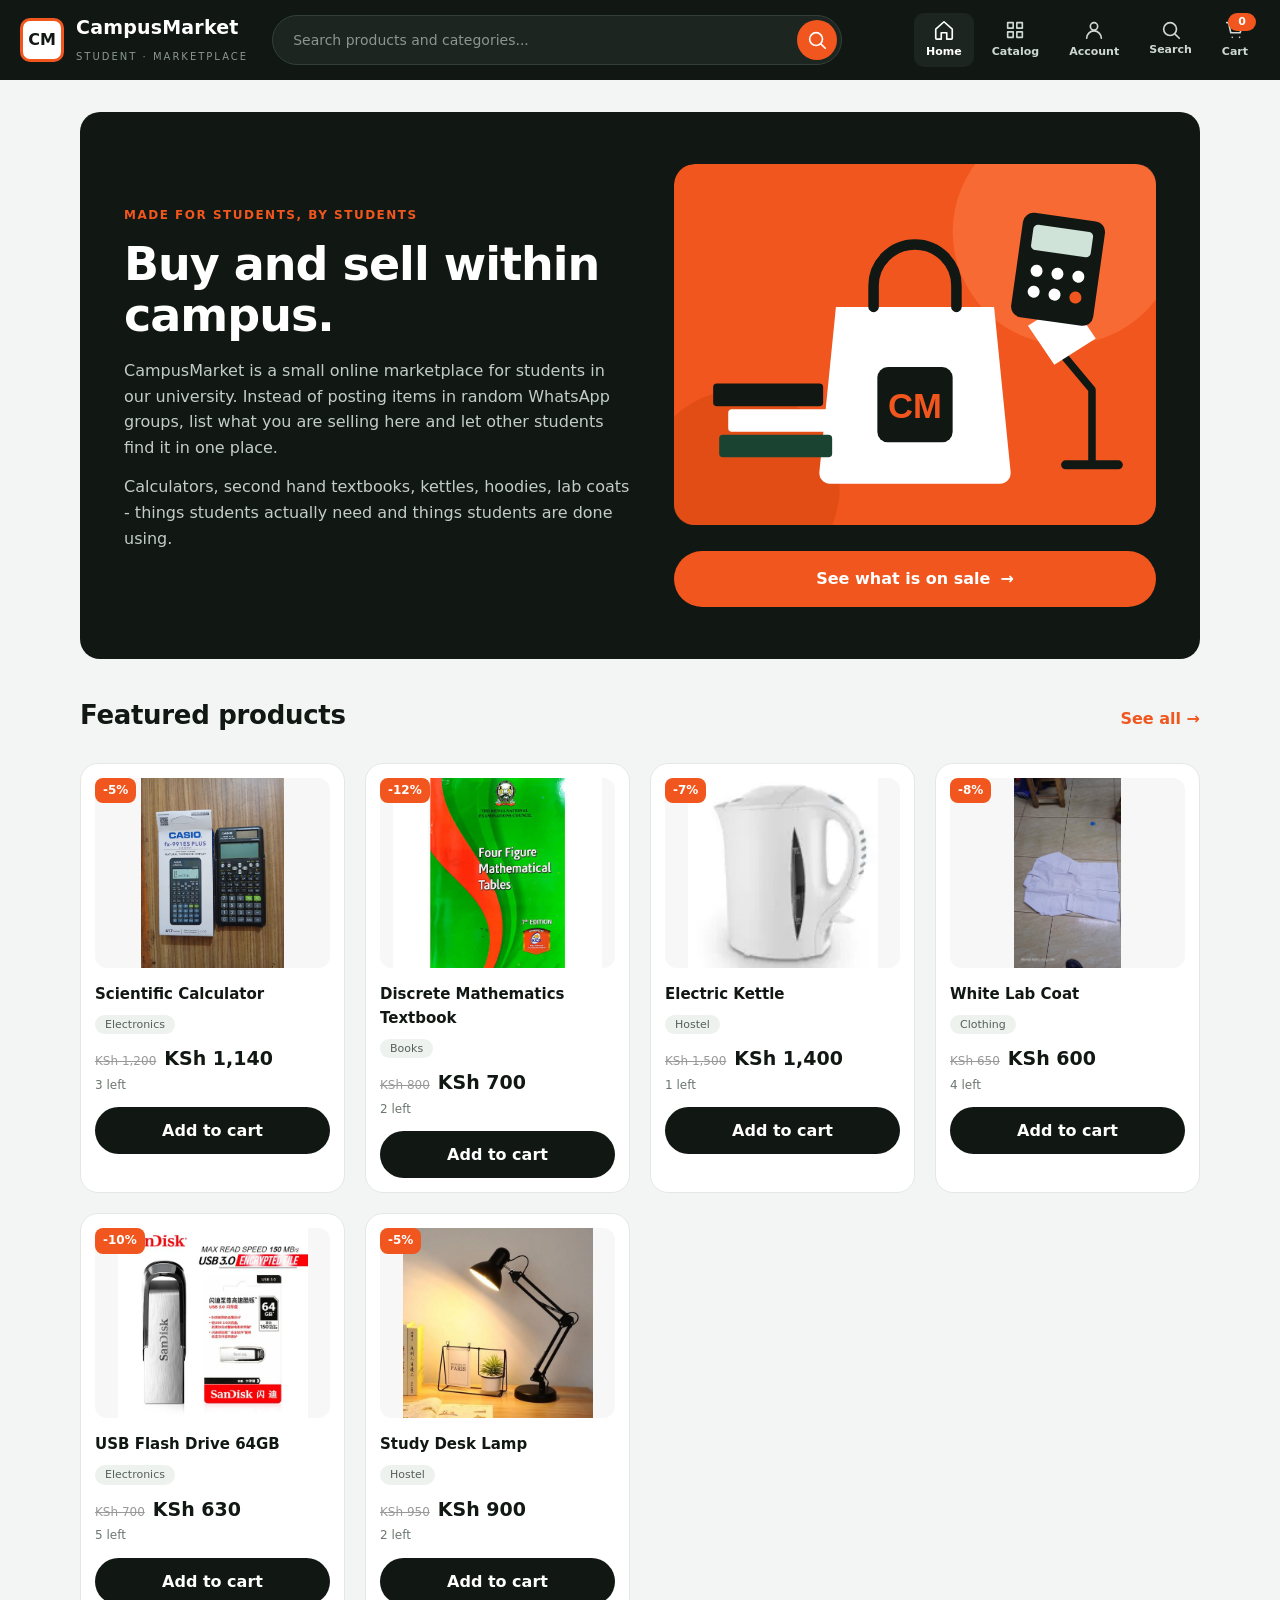
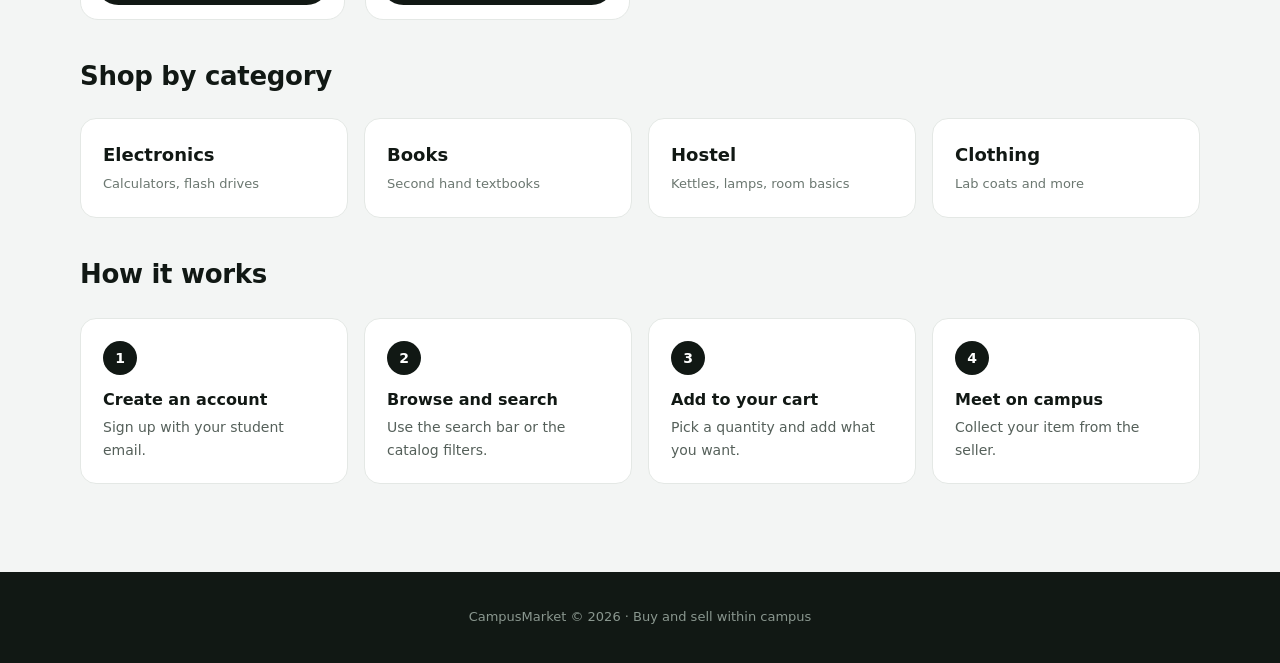
<file: index.html>
<!DOCTYPE html>
<html lang="en">
<head>
  <meta charset="UTF-8">
  <meta name="viewport" content="width=device-width, initial-scale=1.0">
  <title>CampusMarket - Home</title>
  <link rel="stylesheet" href="styles.css">
  <link rel="stylesheet" href="features.css">
</head>
<body>
  <header class="site-header">
    <div class="header-inner">
      <button type="button" class="menu-btn" id="menuBtn" aria-label="Open menu" aria-expanded="false" aria-controls="mobileMenu"><svg viewBox="0 0 24 24" width="26" height="26" fill="none" stroke="currentColor" stroke-width="1.8" stroke-linecap="round" stroke-linejoin="round" aria-hidden="true"><path d="M4 6h16M4 12h16M4 18h16"/></svg></button>
      <a href="index.html" class="brand"><span class="logo" aria-hidden="true">CM</span><span class="brand-text"><strong><span>Campus</span><span>Market</span></strong><small>STUDENT &middot; MARKETPLACE</small></span></a>
      <form class="site-search" id="siteSearch" role="search">
        <label class="sr-only" for="search">Search products, categories and brands</label>
        <input type="search" id="search" placeholder="Search products and categories..." autocomplete="off">
        <button type="submit" aria-label="Search"><svg viewBox="0 0 24 24" width="22" height="22" fill="none" stroke="currentColor" stroke-width="1.8" stroke-linecap="round" stroke-linejoin="round" aria-hidden="true"><path d="M11 4a7 7 0 1 0 0 14 7 7 0 0 0 0-14zM21 21l-4.3-4.3"/></svg></button>
      </form>
      <nav class="header-actions" aria-label="Main">
        <a href="index.html" class="hdr-link hide-mobile" aria-current="page"><svg viewBox="0 0 24 24" width="22" height="22" fill="none" stroke="currentColor" stroke-width="1.8" stroke-linecap="round" stroke-linejoin="round" aria-hidden="true"><path d="M3 11l9-8 9 8v10a1 1 0 0 1-1 1h-5v-7H9v7H4a1 1 0 0 1-1-1z"/></svg><span>Home</span></a>
        <a href="catalog.html" class="hdr-link hide-mobile"><svg viewBox="0 0 24 24" width="22" height="22" fill="none" stroke="currentColor" stroke-width="1.8" stroke-linecap="round" stroke-linejoin="round" aria-hidden="true"><path d="M4 4h6v6H4zM14 4h6v6h-6zM4 14h6v6H4zM14 14h6v6h-6z"/></svg><span>Catalog</span></a>
        <a href="register.html" class="hdr-link"><svg viewBox="0 0 24 24" width="22" height="22" fill="none" stroke="currentColor" stroke-width="1.8" stroke-linecap="round" stroke-linejoin="round" aria-hidden="true"><path d="M12 12a4 4 0 1 0 0-8 4 4 0 0 0 0 8zM4 21a8 8 0 0 1 16 0"/></svg><span>Account</span></a>
        <button type="button" class="hdr-link search-toggle" id="searchToggle" aria-label="Show search" aria-expanded="false"><svg viewBox="0 0 24 24" width="22" height="22" fill="none" stroke="currentColor" stroke-width="1.8" stroke-linecap="round" stroke-linejoin="round" aria-hidden="true"><path d="M11 4a7 7 0 1 0 0 14 7 7 0 0 0 0-14zM21 21l-4.3-4.3"/></svg><span>Search</span></button>
        <a href="cart.html" class="hdr-link"><svg viewBox="0 0 24 24" width="22" height="22" fill="none" stroke="currentColor" stroke-width="1.8" stroke-linecap="round" stroke-linejoin="round" aria-hidden="true"><path d="M3 4h2l2.4 11h10.2L20 7H6M9 20h.01M17 20h.01"/></svg><span>Cart</span><b id="cartCount" class="badge">0</b></a>
      </nav>
    </div>
    <nav class="mobile-menu" id="mobileMenu" aria-label="Menu" hidden>
      <a href="index.html">Home</a>
      <a href="catalog.html">All products</a>
      <a href="catalog.html?cat=Electronics">Electronics</a>
      <a href="catalog.html?cat=Books">Books</a>
      <a href="catalog.html?cat=Hostel">Hostel</a>
      <a href="catalog.html?cat=Clothing">Clothing</a>
      <a href="register.html">Account</a>
      <a href="cart.html">Cart</a>
    </nav>
  </header>
  <main>
    <section class="hero" aria-labelledby="heroTitle">
      <div class="hero-text">
        <p class="eyebrow">Made for students, by students</p>
        <h1 id="heroTitle">Buy and sell within campus.</h1>
        <p>CampusMarket is a small online marketplace for students in our university. Instead of posting items in random WhatsApp groups, list what you are selling here and let other students find it in one place.</p>
        <p>Calculators, second hand textbooks, kettles, hoodies, lab coats - things students actually need and things students are done using.</p>
      </div>
      <div class="hero-shots">
        <img class="hero-img" src="images/hero.svg" alt="Illustration of a shopping bag, a stack of books, a study lamp and a calculator on an orange background" width="640" height="480">
        <a class="hero-cta" href="catalog.html">See what is on sale <span aria-hidden="true">&rarr;</span></a>
      </div>
    </section>
    <section class="featured" aria-labelledby="featTitle">
      <div class="section-head">
        <h2 id="featTitle">Featured products</h2>
        <a href="catalog.html">See all &rarr;</a>
      </div>
      <p id="homeStatus" class="status" role="status" aria-live="polite">Loading featured products...</p>
      <div class="products" id="featuredGrid" aria-busy="true"></div>
    </section>
    <section class="categories" aria-labelledby="catTitle">
      <h2 id="catTitle">Shop by category</h2>
      <div class="cat-grid">
        <a href="catalog.html?cat=Electronics"><strong>Electronics</strong><span>Calculators, flash drives</span></a>
        <a href="catalog.html?cat=Books"><strong>Books</strong><span>Second hand textbooks</span></a>
        <a href="catalog.html?cat=Hostel"><strong>Hostel</strong><span>Kettles, lamps, room basics</span></a>
        <a href="catalog.html?cat=Clothing"><strong>Clothing</strong><span>Lab coats and more</span></a>
      </div>
    </section>
    <section class="how" id="how">
      <h2>How it works</h2>
      <ol class="steps">
        <li><strong>Create an account</strong>Sign up with your student email.</li>
        <li><strong>Browse and search</strong>Use the search bar or the catalog filters.</li>
        <li><strong>Add to your cart</strong>Pick a quantity and add what you want.</li>
        <li><strong>Meet on campus</strong>Collect your item from the seller.</li>
      </ol>
    </section>
  </main>
  <footer class="site-footer">
    <p>CampusMarket &copy; 2026 &middot; Buy and sell within campus</p>
  </footer>
  <script src="data.js"></script>
  <script src="shared.js"></script>
  <script src="home.js"></script>
</body>
</html>
</file>
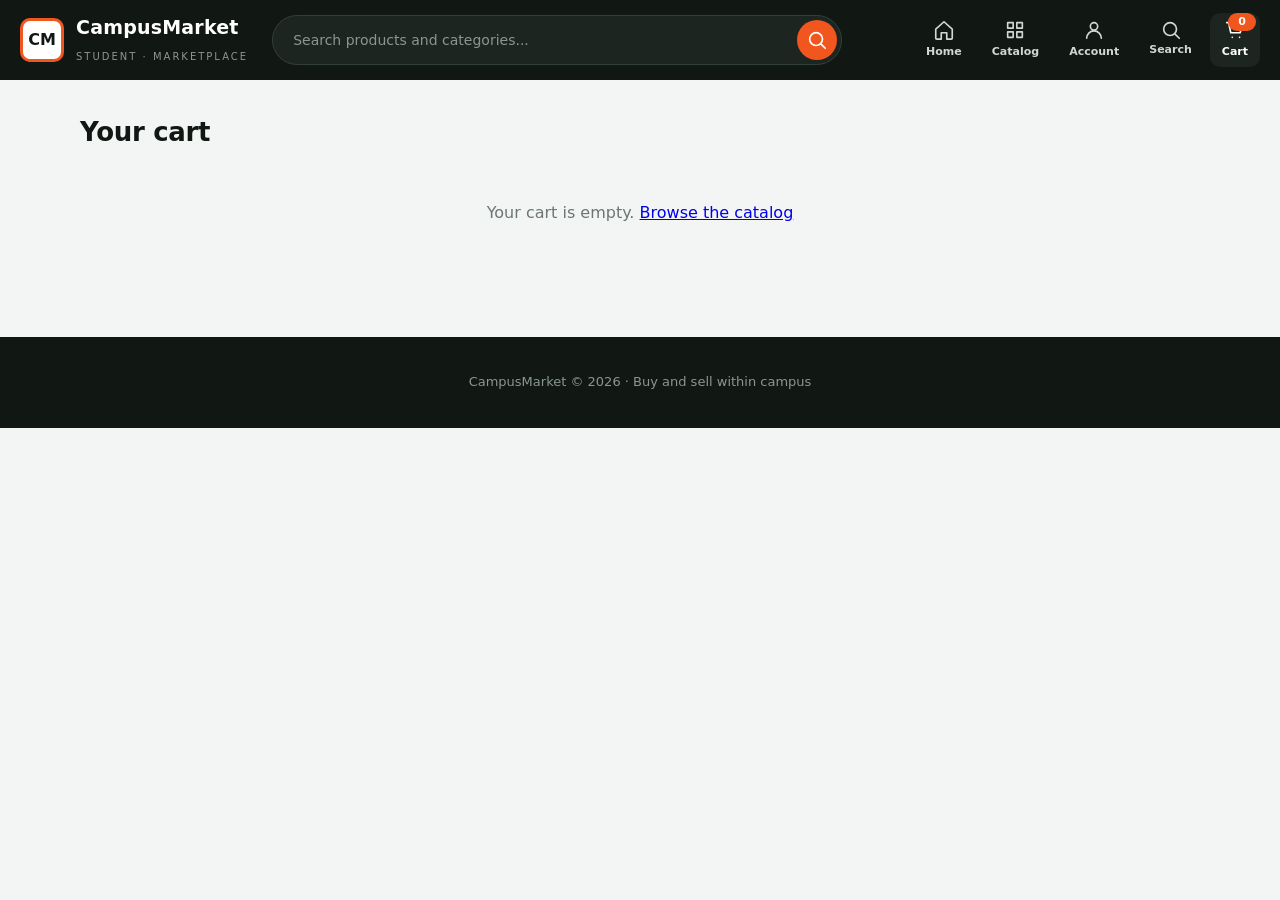
<file: cart.html>
<!DOCTYPE html>
<html lang="en">
<head>
  <meta charset="UTF-8">
  <meta name="viewport" content="width=device-width, initial-scale=1.0">
  <title>CampusMarket - Cart</title>
  <link rel="stylesheet" href="styles.css">
  <link rel="stylesheet" href="features.css">
</head>
<body>

  <header class="site-header">
    <div class="header-inner">
      <button type="button" class="menu-btn" id="menuBtn" aria-label="Open menu" aria-expanded="false" aria-controls="mobileMenu"><svg viewBox="0 0 24 24" width="26" height="26" fill="none" stroke="currentColor" stroke-width="1.8" stroke-linecap="round" stroke-linejoin="round" aria-hidden="true"><path d="M4 6h16M4 12h16M4 18h16"/></svg></button>
      <a href="index.html" class="brand"><span class="logo" aria-hidden="true">CM</span><span class="brand-text"><strong><span>Campus</span><span>Market</span></strong><small>STUDENT &middot; MARKETPLACE</small></span></a>
      <form class="site-search" id="siteSearch" role="search">
        <label class="sr-only" for="search">Search products, categories and brands</label>
        <input type="search" id="search" placeholder="Search products and categories..." autocomplete="off">
        <button type="submit" aria-label="Search"><svg viewBox="0 0 24 24" width="22" height="22" fill="none" stroke="currentColor" stroke-width="1.8" stroke-linecap="round" stroke-linejoin="round" aria-hidden="true"><path d="M11 4a7 7 0 1 0 0 14 7 7 0 0 0 0-14zM21 21l-4.3-4.3"/></svg></button>
      </form>
      <nav class="header-actions" aria-label="Main">
        <a href="index.html" class="hdr-link hide-mobile"><svg viewBox="0 0 24 24" width="22" height="22" fill="none" stroke="currentColor" stroke-width="1.8" stroke-linecap="round" stroke-linejoin="round" aria-hidden="true"><path d="M3 11l9-8 9 8v10a1 1 0 0 1-1 1h-5v-7H9v7H4a1 1 0 0 1-1-1z"/></svg><span>Home</span></a>
        <a href="catalog.html" class="hdr-link hide-mobile"><svg viewBox="0 0 24 24" width="22" height="22" fill="none" stroke="currentColor" stroke-width="1.8" stroke-linecap="round" stroke-linejoin="round" aria-hidden="true"><path d="M4 4h6v6H4zM14 4h6v6h-6zM4 14h6v6H4zM14 14h6v6h-6z"/></svg><span>Catalog</span></a>
        <a href="register.html" class="hdr-link"><svg viewBox="0 0 24 24" width="22" height="22" fill="none" stroke="currentColor" stroke-width="1.8" stroke-linecap="round" stroke-linejoin="round" aria-hidden="true"><path d="M12 12a4 4 0 1 0 0-8 4 4 0 0 0 0 8zM4 21a8 8 0 0 1 16 0"/></svg><span>Account</span></a>
        <button type="button" class="hdr-link search-toggle" id="searchToggle" aria-label="Show search" aria-expanded="false"><svg viewBox="0 0 24 24" width="22" height="22" fill="none" stroke="currentColor" stroke-width="1.8" stroke-linecap="round" stroke-linejoin="round" aria-hidden="true"><path d="M11 4a7 7 0 1 0 0 14 7 7 0 0 0 0-14zM21 21l-4.3-4.3"/></svg><span>Search</span></button>
        <a href="cart.html" class="hdr-link" aria-current="page"><svg viewBox="0 0 24 24" width="22" height="22" fill="none" stroke="currentColor" stroke-width="1.8" stroke-linecap="round" stroke-linejoin="round" aria-hidden="true"><path d="M3 4h2l2.4 11h10.2L20 7H6M9 20h.01M17 20h.01"/></svg><span>Cart</span><b id="cartCount" class="badge">0</b></a>
      </nav>
    </div>
    <nav class="mobile-menu" id="mobileMenu" aria-label="Menu" hidden>
      <a href="index.html">Home</a>
      <a href="catalog.html">All products</a>
      <a href="catalog.html?cat=Electronics">Electronics</a>
      <a href="catalog.html?cat=Books">Books</a>
      <a href="catalog.html?cat=Hostel">Hostel</a>
      <a href="catalog.html?cat=Clothing">Clothing</a>
      <a href="register.html">Account</a>
      <a href="cart.html">Cart</a>
    </nav>
  </header>

  <main>
    <h2>Your cart</h2>

    <p id="cartStatus" class="status" role="status" aria-live="polite">Loading your cart...</p>

    <section id="cartItems" aria-label="Items in your cart"></section>

    <p id="emptyMsg" class="no-results">Your cart is empty. <a href="catalog.html">Browse the catalog</a></p>

    <section id="cartSummary" class="summary">
      <p id="excludedNote" class="error-message"></p>
      <p id="cartTotal" class="cart-total">Total: KSh 0</p>
      <button type="button" id="clearBtn" class="clear-btn">Clear cart</button>
    </section>
  </main>

  <footer class="site-footer">
    <p>CampusMarket &copy; 2026 &middot; Buy and sell within campus</p>
  </footer>

  <script src="data.js"></script>
  <script src="shared.js"></script>
  <script src="cartpage.js"></script>
</body>
</html>
</file>
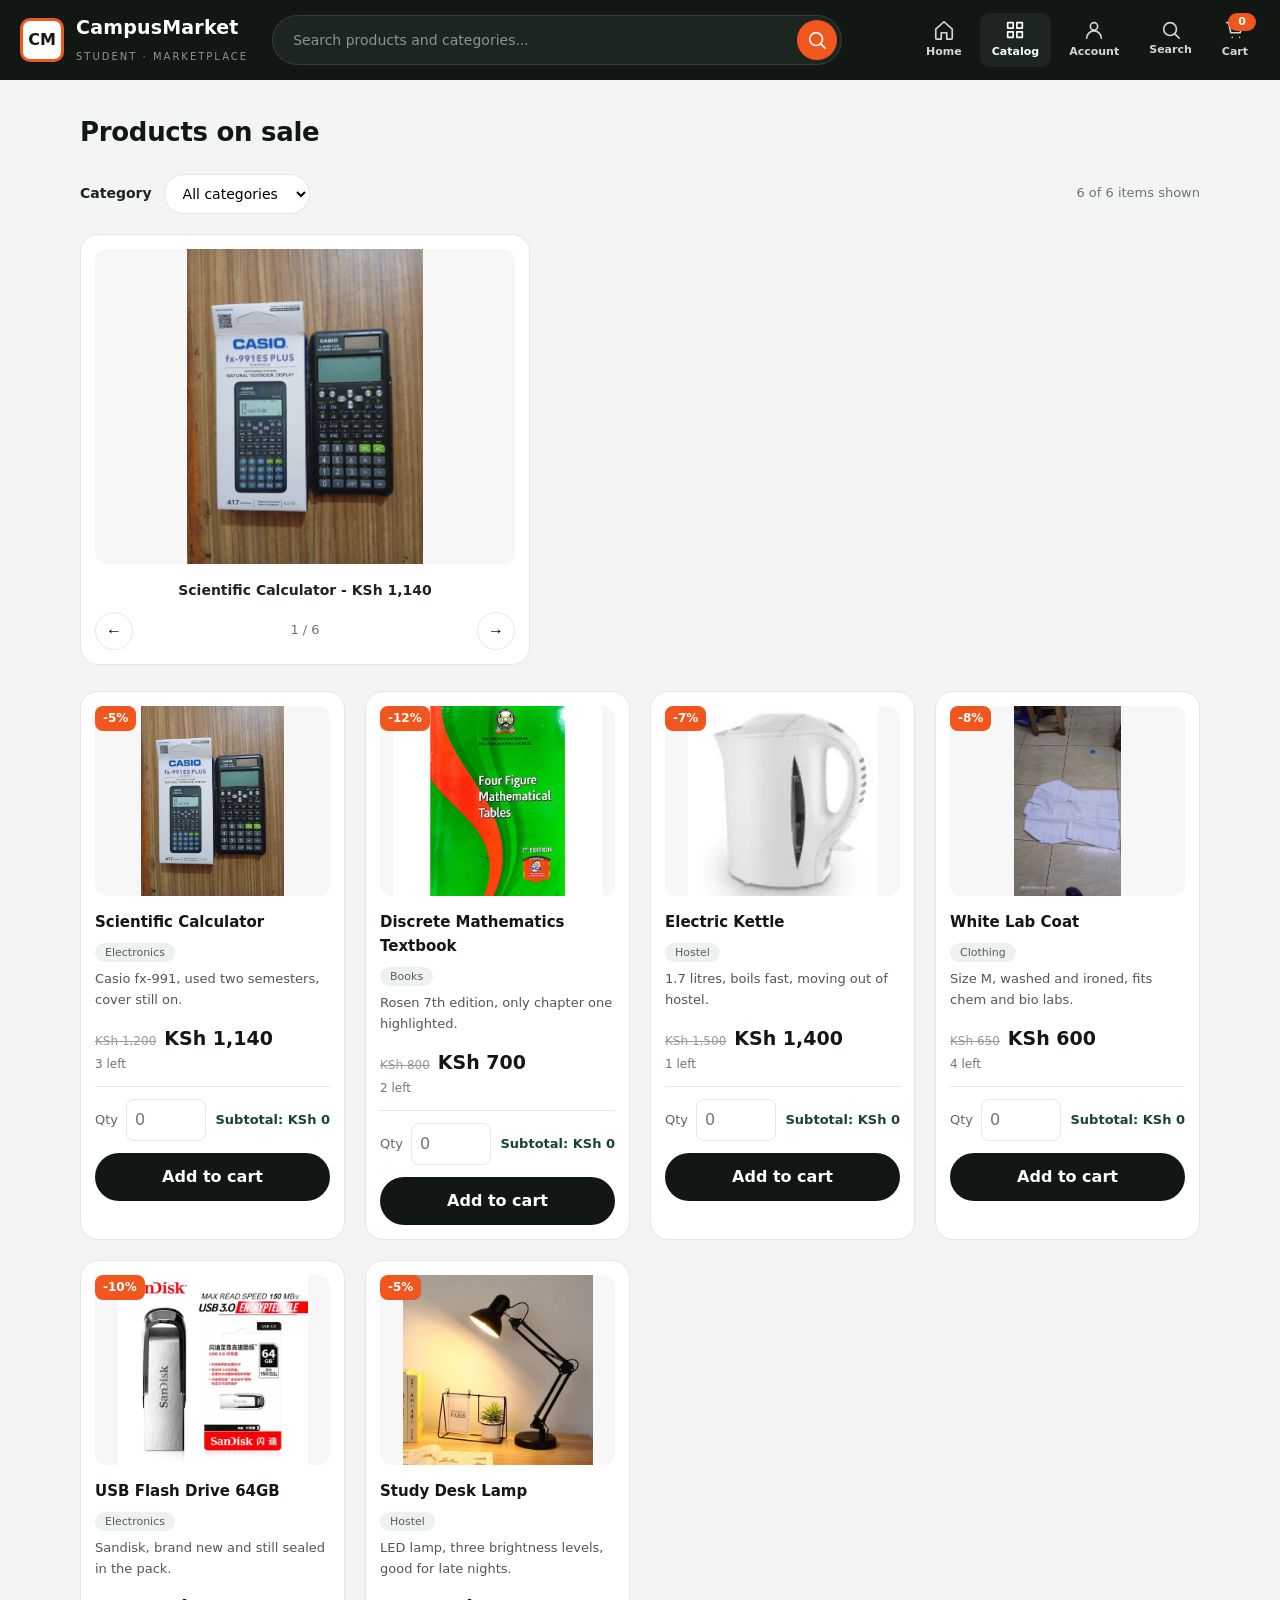
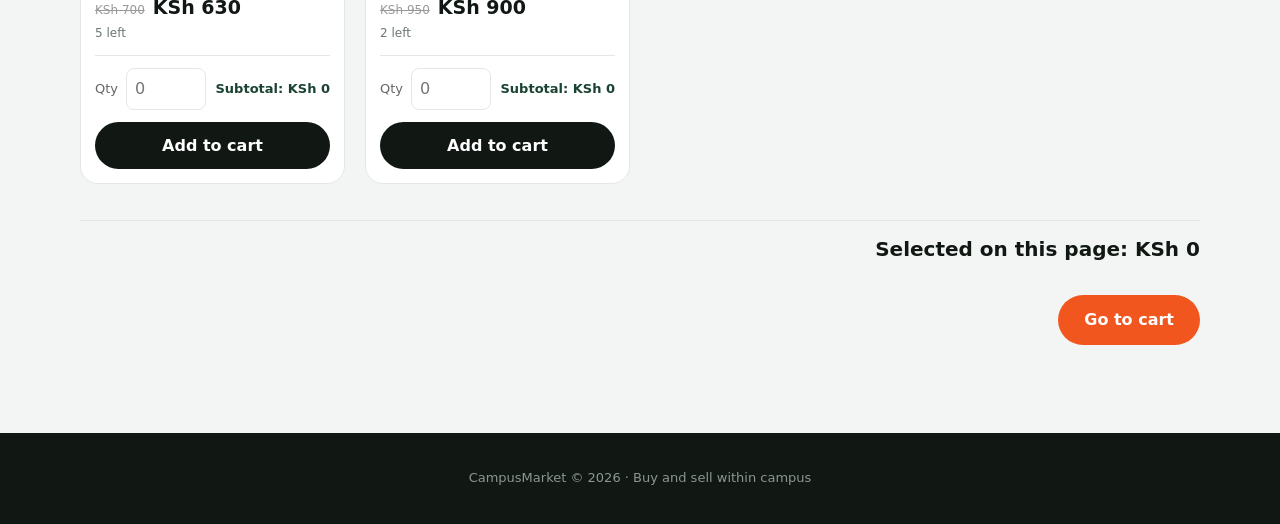
<file: catalog.html>
<!DOCTYPE html>
<html lang="en">
<head>
  <meta charset="UTF-8">
  <meta name="viewport" content="width=device-width, initial-scale=1.0">
  <title>CampusMarket - Catalog</title>
  <link rel="stylesheet" href="styles.css">
  <link rel="stylesheet" href="features.css">
</head>
<body>

  <header class="site-header">
    <div class="header-inner">
      <button type="button" class="menu-btn" id="menuBtn" aria-label="Open menu" aria-expanded="false" aria-controls="mobileMenu"><svg viewBox="0 0 24 24" width="26" height="26" fill="none" stroke="currentColor" stroke-width="1.8" stroke-linecap="round" stroke-linejoin="round" aria-hidden="true"><path d="M4 6h16M4 12h16M4 18h16"/></svg></button>
      <a href="index.html" class="brand"><span class="logo" aria-hidden="true">CM</span><span class="brand-text"><strong><span>Campus</span><span>Market</span></strong><small>STUDENT &middot; MARKETPLACE</small></span></a>
      <form class="site-search" id="siteSearch" role="search">
        <label class="sr-only" for="search">Search products, categories and brands</label>
        <input type="search" id="search" placeholder="Search products and categories..." autocomplete="off">
        <button type="submit" aria-label="Search"><svg viewBox="0 0 24 24" width="22" height="22" fill="none" stroke="currentColor" stroke-width="1.8" stroke-linecap="round" stroke-linejoin="round" aria-hidden="true"><path d="M11 4a7 7 0 1 0 0 14 7 7 0 0 0 0-14zM21 21l-4.3-4.3"/></svg></button>
      </form>
      <nav class="header-actions" aria-label="Main">
        <a href="index.html" class="hdr-link hide-mobile"><svg viewBox="0 0 24 24" width="22" height="22" fill="none" stroke="currentColor" stroke-width="1.8" stroke-linecap="round" stroke-linejoin="round" aria-hidden="true"><path d="M3 11l9-8 9 8v10a1 1 0 0 1-1 1h-5v-7H9v7H4a1 1 0 0 1-1-1z"/></svg><span>Home</span></a>
        <a href="catalog.html" class="hdr-link hide-mobile" aria-current="page"><svg viewBox="0 0 24 24" width="22" height="22" fill="none" stroke="currentColor" stroke-width="1.8" stroke-linecap="round" stroke-linejoin="round" aria-hidden="true"><path d="M4 4h6v6H4zM14 4h6v6h-6zM4 14h6v6H4zM14 14h6v6h-6z"/></svg><span>Catalog</span></a>
        <a href="register.html" class="hdr-link"><svg viewBox="0 0 24 24" width="22" height="22" fill="none" stroke="currentColor" stroke-width="1.8" stroke-linecap="round" stroke-linejoin="round" aria-hidden="true"><path d="M12 12a4 4 0 1 0 0-8 4 4 0 0 0 0 8zM4 21a8 8 0 0 1 16 0"/></svg><span>Account</span></a>
        <button type="button" class="hdr-link search-toggle" id="searchToggle" aria-label="Show search" aria-expanded="false"><svg viewBox="0 0 24 24" width="22" height="22" fill="none" stroke="currentColor" stroke-width="1.8" stroke-linecap="round" stroke-linejoin="round" aria-hidden="true"><path d="M11 4a7 7 0 1 0 0 14 7 7 0 0 0 0-14zM21 21l-4.3-4.3"/></svg><span>Search</span></button>
        <a href="cart.html" class="hdr-link"><svg viewBox="0 0 24 24" width="22" height="22" fill="none" stroke="currentColor" stroke-width="1.8" stroke-linecap="round" stroke-linejoin="round" aria-hidden="true"><path d="M3 4h2l2.4 11h10.2L20 7H6M9 20h.01M17 20h.01"/></svg><span>Cart</span><b id="cartCount" class="badge">0</b></a>
      </nav>
    </div>
    <nav class="mobile-menu" id="mobileMenu" aria-label="Menu" hidden>
      <a href="index.html">Home</a>
      <a href="catalog.html">All products</a>
      <a href="catalog.html?cat=Electronics">Electronics</a>
      <a href="catalog.html?cat=Books">Books</a>
      <a href="catalog.html?cat=Hostel">Hostel</a>
      <a href="catalog.html?cat=Clothing">Clothing</a>
      <a href="register.html">Account</a>
      <a href="cart.html">Cart</a>
    </nav>
  </header>

  <main>

    <h2>Products on sale</h2>
    <section class="filters" aria-label="Filter products">
      <label for="categoryFilter">Category</label>
      <select id="categoryFilter">
        <option value="all">All categories</option>
        <option value="Electronics">Electronics</option>
        <option value="Books">Books</option>
        <option value="Hostel">Hostel</option>
        <option value="Clothing">Clothing</option>
      </select>
      <p class="count" id="count"></p>
    </section>

    <p id="status" class="status" role="status" aria-live="polite">Loading products...</p>

    <section class="gallery" id="gallery" tabindex="0" aria-label="Gallery of the products currently shown">
      <figure>
        <img id="galleryImg" src="" alt="" hidden>
        <figcaption id="galleryCaption"></figcaption>
      </figure>
      <div class="gallery-controls">
        <button type="button" id="galleryPrev" aria-label="Previous picture" disabled>&larr;</button>
        <span id="galleryCount"></span>
        <button type="button" id="galleryNext" aria-label="Next picture" disabled>&rarr;</button>
      </div>
    </section>

    <section class="products" id="productGrid" aria-label="Products" aria-busy="true"></section>

    <p id="noResults" class="no-results">No products match your search.</p>

    <p id="selectionTotal" class="cart-total">Selected on this page: KSh 0</p>
    <p class="cart-link"><a class="button" href="cart.html">Go to cart</a></p>

  </main>

  <footer class="site-footer">
    <p>CampusMarket &copy; 2026 &middot; Buy and sell within campus</p>
  </footer>

  <script src="data.js"></script>
  <script src="shared.js"></script>
  <script src="gallery.js"></script>
  <script src="app.js"></script>
</body>
</html>
</file>
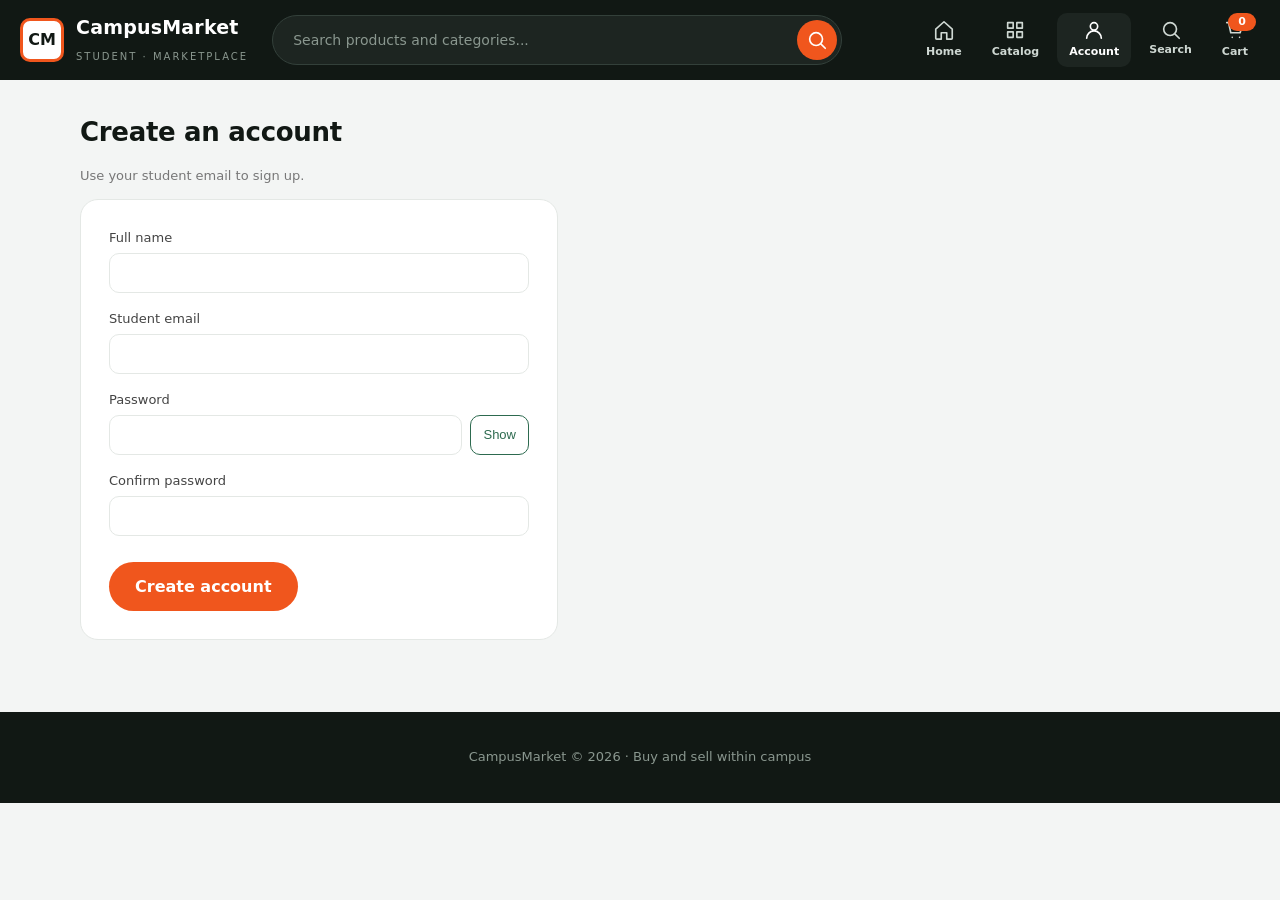
<file: register.html>
<!DOCTYPE html>
<html lang="en">
<head>
  <meta charset="UTF-8">
  <meta name="viewport" content="width=device-width, initial-scale=1.0">
  <title>CampusMarket - Register</title>
  <link rel="stylesheet" href="styles.css">
  <link rel="stylesheet" href="features.css">
</head>
<body>

  <header class="site-header">
    <div class="header-inner">
      <button type="button" class="menu-btn" id="menuBtn" aria-label="Open menu" aria-expanded="false" aria-controls="mobileMenu"><svg viewBox="0 0 24 24" width="26" height="26" fill="none" stroke="currentColor" stroke-width="1.8" stroke-linecap="round" stroke-linejoin="round" aria-hidden="true"><path d="M4 6h16M4 12h16M4 18h16"/></svg></button>
      <a href="index.html" class="brand"><span class="logo" aria-hidden="true">CM</span><span class="brand-text"><strong><span>Campus</span><span>Market</span></strong><small>STUDENT &middot; MARKETPLACE</small></span></a>
      <form class="site-search" id="siteSearch" role="search">
        <label class="sr-only" for="search">Search products, categories and brands</label>
        <input type="search" id="search" placeholder="Search products and categories..." autocomplete="off">
        <button type="submit" aria-label="Search"><svg viewBox="0 0 24 24" width="22" height="22" fill="none" stroke="currentColor" stroke-width="1.8" stroke-linecap="round" stroke-linejoin="round" aria-hidden="true"><path d="M11 4a7 7 0 1 0 0 14 7 7 0 0 0 0-14zM21 21l-4.3-4.3"/></svg></button>
      </form>
      <nav class="header-actions" aria-label="Main">
        <a href="index.html" class="hdr-link hide-mobile"><svg viewBox="0 0 24 24" width="22" height="22" fill="none" stroke="currentColor" stroke-width="1.8" stroke-linecap="round" stroke-linejoin="round" aria-hidden="true"><path d="M3 11l9-8 9 8v10a1 1 0 0 1-1 1h-5v-7H9v7H4a1 1 0 0 1-1-1z"/></svg><span>Home</span></a>
        <a href="catalog.html" class="hdr-link hide-mobile"><svg viewBox="0 0 24 24" width="22" height="22" fill="none" stroke="currentColor" stroke-width="1.8" stroke-linecap="round" stroke-linejoin="round" aria-hidden="true"><path d="M4 4h6v6H4zM14 4h6v6h-6zM4 14h6v6H4zM14 14h6v6h-6z"/></svg><span>Catalog</span></a>
        <a href="register.html" class="hdr-link" aria-current="page"><svg viewBox="0 0 24 24" width="22" height="22" fill="none" stroke="currentColor" stroke-width="1.8" stroke-linecap="round" stroke-linejoin="round" aria-hidden="true"><path d="M12 12a4 4 0 1 0 0-8 4 4 0 0 0 0 8zM4 21a8 8 0 0 1 16 0"/></svg><span>Account</span></a>
        <button type="button" class="hdr-link search-toggle" id="searchToggle" aria-label="Show search" aria-expanded="false"><svg viewBox="0 0 24 24" width="22" height="22" fill="none" stroke="currentColor" stroke-width="1.8" stroke-linecap="round" stroke-linejoin="round" aria-hidden="true"><path d="M11 4a7 7 0 1 0 0 14 7 7 0 0 0 0-14zM21 21l-4.3-4.3"/></svg><span>Search</span></button>
        <a href="cart.html" class="hdr-link"><svg viewBox="0 0 24 24" width="22" height="22" fill="none" stroke="currentColor" stroke-width="1.8" stroke-linecap="round" stroke-linejoin="round" aria-hidden="true"><path d="M3 4h2l2.4 11h10.2L20 7H6M9 20h.01M17 20h.01"/></svg><span>Cart</span><b id="cartCount" class="badge">0</b></a>
      </nav>
    </div>
    <nav class="mobile-menu" id="mobileMenu" aria-label="Menu" hidden>
      <a href="index.html">Home</a>
      <a href="catalog.html">All products</a>
      <a href="catalog.html?cat=Electronics">Electronics</a>
      <a href="catalog.html?cat=Books">Books</a>
      <a href="catalog.html?cat=Hostel">Hostel</a>
      <a href="catalog.html?cat=Clothing">Clothing</a>
      <a href="register.html">Account</a>
      <a href="cart.html">Cart</a>
    </nav>
  </header>

  <main>

    <h2>Create an account</h2>
    <p class="count">Use your student email to sign up.</p>

    <form id="registerForm" class="register-form" novalidate>

      <div class="field">
        <label for="fullName">Full name</label>
        <input type="text" id="fullName" name="fullName">
        <p class="error-message" id="nameError"></p>
      </div>

      <div class="field">
        <label for="email">Student email</label>
        <input type="text" id="email" name="email">
        <p class="error-message" id="emailError"></p>
      </div>

      <div class="field">
        <label for="password">Password</label>
        <div class="password-wrap">
          <input type="password" id="password" name="password">
          <button type="button" id="togglePassword" class="toggle-btn">Show</button>
        </div>
        <p class="error-message" id="passwordError"></p>
      </div>

      <div class="field">
        <label for="confirmPassword">Confirm password</label>
        <input type="password" id="confirmPassword" name="confirmPassword">
        <p class="error-message" id="confirmError"></p>
      </div>

      <button type="submit" class="button">Create account</button>

      <p class="success-message" id="successMessage" role="status">Account created. Welcome to CampusMarket.</p>

    </form>

  </main>

  <footer class="site-footer">
    <p>CampusMarket &copy; 2026 &middot; Buy and sell within campus</p>
  </footer>

  <script src="shared.js"></script>
  <script src="register.js"></script>
</body>
</html>
</file>
<file: styles.css>
/* CampusMarket - shared styles for index.html and catalog.html */

body {
  font-family: Verdana, Geneva, sans-serif;
  background-color: #f4f4f4;
  color: #333333;
  margin: 0;
  line-height: 1.6;
}

/* header */

header {
  background-color: #1b4332;
  color: #ffffff;
  padding: 25px 20px;
}

header h1 {
  margin: 0;
  font-size: 32px;
}

.tagline {
  margin: 5px 0 0 0;
  font-size: 14px;
  color: #cfe3d8;
}

/* navigation */

nav {
  background-color: #2d6a4f;
}

nav ul {
  list-style: none;
  margin: 0;
  padding: 0;
}

nav li {
  display: inline-block;
}

nav a {
  display: block;
  color: #ffffff;
  text-decoration: none;
  padding: 12px 20px;
  font-size: 14px;
}

nav a:hover {
  background-color: #40916c;
}

/* main content */

main {
  max-width: 980px;
  margin: 0 auto;
  padding: 25px 20px;
}

h2 {
  color: #1b4332;
  border-bottom: 2px solid #d8e2dc;
  padding-bottom: 6px;
}

.intro p,
.note p {
  max-width: 600px;
}

.button {
  display: inline-block;
  background-color: #2d6a4f;
  color: #ffffff;
  text-decoration: none;
  padding: 10px 18px;
  margin-top: 10px;
  border-radius: 4px;
}

.button:hover {
  background-color: #40916c;
}

.steps li {
  margin-bottom: 8px;
}

/* catalog */

.count {
  font-size: 13px;
  color: #777777;
  margin-top: 0;
}

/* week 2 - search box and category dropdown above the product grid */
.filters {
  display: flex;
  gap: 10px;
  margin-bottom: 18px;
}

.filters input,
.filters select {
  padding: 8px 10px;
  border: 1px solid #cccccc;
  border-radius: 4px;
  font-family: inherit;
  font-size: 14px;
}

.filters input {
  flex: 1;
}

.products {
  display: flex;
  flex-wrap: wrap;
  gap: 18px;
}

.product {
  background-color: #ffffff;
  border: 1px solid #dddddd;
  border-radius: 8px;
  padding: 12px;
  width: 215px;
  position: relative;
}

/* the discount badge sits on top of the picture */
.discount {
  position: absolute;
  top: 10px;
  left: 10px;
  background-color: #bc4b26;
  color: #ffffff;
  font-size: 12px;
  font-weight: bold;
  padding: 3px 8px;
  border-radius: 4px;
}

.product img {
  width: 100%;
  height: 170px;
  object-fit: contain;
  background-color: #f7f7f7;
  border-radius: 6px;
  display: block;
}

.product h3 {
  margin: 12px 0 2px 0;
  font-size: 15px;
  color: #1b4332;
}

.category {
  margin: 0;
  font-size: 12px;
  color: #888888;
}

.description {
  font-size: 13px;
  color: #555555;
  margin: 6px 0 12px 0;
}

/* price on the left, add button on the right */
.price-row {
  display: flex;
  align-items: center;
  justify-content: space-between;
}

.prices {
  margin: 0;
}

.old-price {
  display: block;
  font-size: 12px;
  color: #999999;
  text-decoration: line-through;
}

.price {
  font-size: 16px;
  font-weight: bold;
  color: #1b4332;
  border: 1px solid #1b4332;
  border-radius: 4px;
  padding: 2px 8px;
  display: inline-block;
}

.add {
  background-color: #ffffff;
  color: #2d6a4f;
  border: 1px solid #2d6a4f;
  border-radius: 50%;
  width: 32px;
  height: 32px;
  font-size: 18px;
  cursor: pointer;
}

.add:hover {
  background-color: #2d6a4f;
  color: #ffffff;
}

/* week 2 - quantity input and running subtotal on each card */
.qty-row {
  display: flex;
  align-items: center;
  gap: 8px;
  margin-top: 10px;
  border-top: 1px solid #eeeeee;
  padding-top: 10px;
}

.qty-row label {
  font-size: 13px;
  color: #666666;
}

.qty {
  width: 55px;
  padding: 4px 6px;
  border: 1px solid #cccccc;
  border-radius: 4px;
  font-family: inherit;
}

.subtotal {
  margin: 0;
  font-size: 13px;
  font-weight: bold;
  color: #1b4332;
}

.no-results {
  display: none;
  text-align: center;
  color: #888888;
  padding: 20px;
}

.cart-total {
  text-align: right;
  font-size: 18px;
  font-weight: bold;
  color: #1b4332;
  border-top: 2px solid #d8e2dc;
  margin-top: 20px;
  padding-top: 12px;
}

/* week 3 - registration form */
.register-form {
  max-width: 380px;
  background-color: #ffffff;
  border: 1px solid #dddddd;
  border-radius: 8px;
  padding: 20px;
}

.field {
  margin-bottom: 16px;
}

.field label {
  display: block;
  font-size: 13px;
  color: #444444;
  margin-bottom: 4px;
}

.field input {
  width: 100%;
  padding: 8px 10px;
  border: 1px solid #cccccc;
  border-radius: 4px;
  font-family: inherit;
  font-size: 14px;
  box-sizing: border-box;
}

.password-wrap {
  display: flex;
  gap: 8px;
}

.password-wrap input {
  flex: 1;
}

.toggle-btn {
  background-color: #ffffff;
  border: 1px solid #2d6a4f;
  color: #2d6a4f;
  border-radius: 4px;
  padding: 0 12px;
  font-size: 13px;
  cursor: pointer;
}

.toggle-btn:hover {
  background-color: #2d6a4f;
  color: #ffffff;
}

.error-message {
  display: none;
  color: #bc4b26;
  font-size: 12px;
  margin: 5px 0 0 0;
}

.success-message {
  display: none;
  background-color: #e8f3ec;
  color: #1b4332;
  border: 1px solid #b7d9c4;
  border-radius: 4px;
  padding: 10px;
  margin-top: 14px;
  font-size: 14px;
}

/* footer */

footer {
  background-color: #1b4332;
  color: #cfe3d8;
  text-align: center;
  padding: 15px;
  font-size: 13px;
  margin-top: 30px;
}

/* smaller screens */

@media (max-width: 600px) {
  .product {
    width: 100%;
  }
}
</file>
<file: features.css>
/* features.css - loaded AFTER styles.css on every page. Premium layer: dark header,
   clean white cards, one orange accent. No gradients. */

:root { --ink: #111814; --green: #1b4332; --green2: #2d6a4f; --accent: #f0561d; --line: #e4e8e5; --bg: #f3f5f4; }
[hidden] { display: none !important; }
body { font-family: "Segoe UI", system-ui, -apple-system, Roboto, Arial, sans-serif; background: var(--bg); color: #1d2421; }
img { max-width: 100%; }
.sr-only { position: absolute; left: -9999px; }
:focus-visible { outline: 3px solid var(--accent); outline-offset: 2px; }
main { max-width: 1120px; padding: 32px 20px; }
h2 { border: 0; font-size: 26px; letter-spacing: -.3px; color: var(--ink); margin: 0 0 6px; }

/* header */
.site-header { position: sticky; top: 0; z-index: 20; background: var(--ink); padding: 0; }
.header-inner { max-width: 1240px; margin: 0 auto; padding: 12px 20px; display: flex; align-items: center; gap: 24px; flex-wrap: wrap; }
.brand { display: flex; align-items: center; gap: 12px; color: #fff; text-decoration: none; }
.logo { width: 44px; height: 44px; border-radius: 10px; background: #fff; color: var(--ink); font-weight: 800; display: grid; place-items: center; border: 3px solid var(--accent); box-sizing: border-box; }
.brand-text strong { display: block; font-size: 19px; letter-spacing: .2px; }
.brand-text small { font-size: 10px; letter-spacing: 2px; color: #8a978f; }
.site-search { flex: 1; min-width: 240px; max-width: 560px; display: flex; background: #1d2521; border: 1px solid #33403a; border-radius: 40px; padding: 4px; transition: border-color .2s; }
.site-search:focus-within { border-color: var(--accent); }
.site-search input { flex: 1; min-width: 0; background: transparent; border: 0; color: #fff; padding: 8px 16px; font: inherit; font-size: 14px; outline: none; }
.site-search input::placeholder { color: #8a978f; }
.site-search button { width: 40px; height: 40px; border: 0; border-radius: 50%; background: var(--accent); color: #fff; cursor: pointer; display: grid; place-items: center; transition: transform .2s; }
.site-search button:hover { transform: scale(1.08); }
.header-actions { display: flex; gap: 6px; margin-left: auto; background: none; }
.header-actions .hdr-link { position: relative; display: flex; flex-direction: column; align-items: center; gap: 2px; padding: 6px 12px; border-radius: 10px; color: #cfd8d3; text-decoration: none; font-size: 11px; font-weight: 600; transition: background .2s, color .2s; }
.header-actions .hdr-link:hover, .header-actions .hdr-link[aria-current="page"] { background: #1d2521; color: #fff; }
.badge { position: absolute; top: 0; right: 4px; min-width: 18px; padding: 0 5px; border-radius: 10px; background: var(--accent); color: #fff; font-size: 11px; line-height: 18px; text-align: center; }

/* home */
.hero { background: var(--ink); color: #fff; border-radius: 20px; padding: 56px 44px; margin-bottom: 36px; }
.hero h1 { font-size: 46px; line-height: 1.1; letter-spacing: -1px; margin: 6px 0 18px; max-width: 560px; }
.hero p { max-width: 560px; color: #c3cdc8; }
.eyebrow { color: var(--accent) !important; font-weight: 700; letter-spacing: 1.5px; text-transform: uppercase; font-size: 12px; }
.button { background: var(--accent); border-radius: 30px; padding: 12px 26px; font-weight: 700; transition: transform .2s, background .2s; }
.button:hover { background: #d94812; transform: translateY(-2px); }
.steps { list-style: none; counter-reset: s; display: grid; grid-template-columns: repeat(auto-fit, minmax(200px, 1fr)); gap: 16px; padding: 0; margin-top: 16px; }
.steps li { counter-increment: s; background: #fff; border: 1px solid var(--line); border-radius: 16px; padding: 22px; margin: 0; color: #55605a; font-size: 14px; }
.steps li::before { content: counter(s); display: grid; place-items: center; width: 34px; height: 34px; border-radius: 50%; background: var(--ink); color: #fff; font-weight: 700; margin-bottom: 12px; }
.steps strong { display: block; color: var(--ink); font-size: 16px; margin-bottom: 4px; }

/* filter row + gallery */
.filters { display: flex; align-items: center; gap: 12px; flex-wrap: wrap; margin: 14px 0 20px; }
.filters label { font-weight: 600; font-size: 14px; }
.filters select { padding: 10px 14px; border: 1px solid var(--line); border-radius: 30px; background: #fff; font: inherit; font-size: 14px; }
.filters .count { margin: 0 0 0 auto; color: #6b7770; }
.gallery { background: #fff; border: 1px solid var(--line); border-radius: 18px; padding: 14px; margin-bottom: 26px; max-width: 420px; }
.gallery figure { margin: 0; text-align: center; }
.gallery img { width: 100%; aspect-ratio: 4 / 3; object-fit: contain; background: #f6f7f6; border-radius: 12px; }
.gallery img.swap { animation: fadeIn .4s ease; }
.gallery figcaption { font-size: 14px; font-weight: 600; margin-top: 8px; }
.gallery-controls { display: flex; justify-content: space-between; align-items: center; margin-top: 10px; font-size: 13px; color: #6b7770; }
.gallery-controls button { width: 38px; height: 38px; border-radius: 50%; border: 1px solid var(--line); background: #fff; cursor: pointer; font-size: 16px; transition: background .2s, color .2s; }
.gallery-controls button:hover:not(:disabled) { background: var(--ink); color: #fff; }
.gallery-controls button:disabled { opacity: .4; cursor: default; }

/* product cards */
.products { display: grid; grid-template-columns: repeat(auto-fill, minmax(230px, 1fr)); gap: 20px; }
.product { width: auto; background: #fff; border: 1px solid var(--line); border-radius: 18px; padding: 14px; transition: transform .25s, box-shadow .25s; }
.product:hover { transform: translateY(-4px); box-shadow: 0 10px 24px rgba(17,24,20,.1); }
.product.gone { display: none; }
.discount { background: var(--accent); border-radius: 8px; top: 14px; left: 14px; }
.product img { height: 190px; background: #f6f7f6; border-radius: 12px; }
.product h3 { font-size: 15px; color: var(--ink); margin: 14px 0 4px; }
.category { display: inline-block; background: #eef2ef; color: #55605a; border-radius: 20px; padding: 1px 10px; font-size: 11px; }
.prices { display: flex; align-items: baseline; gap: 8px; margin: 8px 0 0; }
.old-price { display: inline; }
.price { border: 0; padding: 0; font-size: 19px; color: var(--ink); }
.stock { font-size: 12px; color: #6b7770; margin: 2px 0 0; }
.qty-row { display: flex; align-items: center; gap: 8px; border-top: 1px solid var(--line); margin-top: 12px; padding-top: 12px; }
.qty { width: 62px; padding: 7px 8px; border: 1px solid var(--line); border-radius: 8px; font: inherit; }
.subtotal { margin: 0 0 0 auto; font-size: 13px; color: var(--green); }
.add-btn { width: 100%; margin-top: 12px; background: var(--ink); color: #fff; border: 0; border-radius: 30px; padding: 11px; font: inherit; font-weight: 600; cursor: pointer; transition: background .25s, transform .15s; }
.add-btn:hover { background: var(--green); }
.add-btn:active { transform: scale(.97); }
.add-btn.done { background: var(--green2); animation: btnPop .45s ease; }

/* errors fade and slide instead of snapping */
.error-message { display: block; max-height: 0; opacity: 0; overflow: hidden; margin: 0; color: #c2410c; font-size: 12px; transition: max-height .3s ease, opacity .3s ease; }
.error-message.show { max-height: 60px; opacity: 1; margin-top: 6px; }
.field input.invalid { border-color: #c2410c; }
.no-results { display: block; max-height: 0; opacity: 0; overflow: hidden; padding: 0; text-align: center; color: #6b7770; transition: opacity .3s, max-height .3s; }
.no-results.show { max-height: 90px; opacity: 1; padding: 24px; }
.cart-total { font-size: 20px; text-align: right; color: var(--ink); border-top: 1px solid var(--line); }
.cart-link { text-align: right; }

/* register */
.register-form { background: #fff; border: 1px solid var(--line); border-radius: 18px; padding: 28px; max-width: 420px; }
.field input { border-radius: 10px; padding: 11px 12px; border: 1px solid var(--line); }
.toggle-btn { border-radius: 10px; }
.register-form .button { border: 0; cursor: pointer; font: inherit; font-weight: 700; color: #fff; }
.success-message { display: block; opacity: 0; max-height: 0; overflow: hidden; padding: 0 12px; margin: 0; border-width: 0; border-radius: 10px; transition: max-height .4s, opacity .4s; }
.success-message.celebrate { opacity: 1; max-height: 80px; padding: 12px; margin-top: 16px; border-width: 1px; animation: pop .5s ease; }

/* cart */
.cart-row { display: flex; flex-wrap: wrap; align-items: center; gap: 16px; background: #fff; border: 1px solid var(--line); border-radius: 16px; padding: 14px; margin-bottom: 12px; transition: opacity .3s; }
.cart-row img { width: 84px; height: 84px; object-fit: contain; background: #f6f7f6; border-radius: 10px; }
.cart-info { flex: 1; min-width: 170px; }
.cart-info h3 { margin: 0 0 4px; font-size: 16px; color: var(--ink); }
.cart-row.excluded { opacity: .55; }
.cart-row .subtotal { margin: 0; min-width: 90px; text-align: right; font-size: 16px; font-weight: 700; color: var(--ink); }
.stepper { display: flex; align-items: center; border: 1px solid var(--line); border-radius: 30px; overflow: hidden; }
.stepper button { width: 38px; height: 38px; border: 0; background: #fff; font-size: 20px; cursor: pointer; transition: background .2s, color .2s; }
.stepper button:hover { background: var(--ink); color: #fff; }
.stepper .qty { width: 52px; border: 0; border-radius: 0; text-align: center; -moz-appearance: textfield; }
.stepper .qty::-webkit-outer-spin-button, .stepper .qty::-webkit-inner-spin-button { -webkit-appearance: none; margin: 0; }
.clear-btn { background: #fff; color: #b42318; border: 1px solid #f0c9c4; border-radius: 30px; padding: 8px 16px; cursor: pointer; font: inherit; font-size: 13px; transition: background .2s, color .2s; }
.clear-btn:hover { background: #b42318; color: #fff; }
.summary { background: #fff; border: 1px solid var(--line); border-radius: 16px; padding: 18px 22px; margin-top: 20px; text-align: right; }
.summary .cart-total { border: 0; margin: 0 0 12px; }

.site-footer { background: var(--ink); color: #8a978f; text-align: center; padding: 22px; font-size: 13px; margin-top: 40px; }

@keyframes btnPop { 0% { transform: scale(.94); } 55% { transform: scale(1.04); } 100% { transform: scale(1); } }
@keyframes pop { 0% { transform: scale(.8); } 60% { transform: scale(1.05); } 100% { transform: scale(1); } }
@keyframes fadeIn { from { opacity: 0; } to { opacity: 1; } }

@media (max-width: 720px) {
  .header-inner { gap: 12px; }
  .site-search { order: 3; flex-basis: 100%; max-width: none; }
  .header-actions { gap: 0; }
  .header-actions .hdr-link { padding: 6px 8px; }
  .hero { padding: 36px 22px; }
  .hero h1 { font-size: 34px; }
  .gallery { max-width: 100%; }
  .filters .count { margin-left: 0; }
}

/* home hero: text on the left, a few products on the right, button underneath */
.hero { display: grid; grid-template-columns: 1.05fr 1fr; gap: 44px; align-items: center; padding: 52px 44px; }
.hero-text p { margin: 0 0 14px; }
.shots { display: grid; grid-template-columns: repeat(3, 1fr); gap: 14px; align-items: start; }
.shots figure { margin: 0; background: #fff; color: var(--ink); border-radius: 16px; padding: 10px; transition: transform .25s; }
.shots figure:nth-child(2) { margin-top: 22px; }
.shots figure:hover { transform: translateY(-5px); }
.shots img { display: block; width: 100%; aspect-ratio: 1 / 1; object-fit: contain; background: #f6f7f6; border-radius: 10px; }
.shots figcaption { font-size: 12px; line-height: 1.35; margin-top: 8px; color: #55605a; }
.shots figcaption strong { display: block; font-size: 14px; color: var(--ink); margin-top: 2px; }
.hero-cta { display: flex; justify-content: center; align-items: center; gap: 10px; margin-top: 26px; background: var(--accent); color: #fff; text-decoration: none; font-weight: 700; font-size: 16px; padding: 15px; border-radius: 40px; transition: background .2s, transform .2s; }
.hero-cta span { transition: transform .2s; }
.hero-cta:hover { background: #d94812; transform: translateY(-2px); }
.hero-cta:hover span { transform: translateX(5px); }

/* shop by category */
.categories { margin-bottom: 36px; }
.cat-grid { display: grid; grid-template-columns: repeat(auto-fit, minmax(210px, 1fr)); gap: 16px; margin-top: 14px; }
.cat-grid a { display: block; background: #fff; border: 1px solid var(--line); border-radius: 16px; padding: 22px; text-decoration: none; color: var(--ink); transition: transform .25s, border-color .25s, box-shadow .25s; }
.cat-grid a:hover { transform: translateY(-4px); border-color: var(--accent); box-shadow: 0 10px 24px rgba(17,24,20,.08); }
.cat-grid strong { display: block; font-size: 18px; }
.cat-grid span { font-size: 13px; color: #6b7770; }

@media (max-width: 860px) {
  .hero { grid-template-columns: 1fr; gap: 30px; padding: 36px 22px; }
}
@media (max-width: 480px) {
  .shots { gap: 8px; }
  .shots figure { padding: 6px; }
  .shots figcaption { font-size: 11px; }
}

/* Assignment 5: loading / failed-fetch messages */
.status { padding: 14px 18px; margin: 0 0 20px; border-radius: 12px; background: #eef3ef; color: #33433a; font-weight: 600; }
.status.error { background: #fdecec; color: #9b1c1c; border: 1px solid #f3c2c2; }
.retry-btn { margin-left: 12px; padding: 6px 14px; border-radius: 999px; border: 1px solid currentColor; background: #fff; color: inherit; cursor: pointer; font-weight: 600; }
.shots-note { grid-column: 1 / -1; color: #fff; font-size: 14px; margin: 0; }


/* Home: hero image and featured products */
.hero-img { display: block; width: 100%; height: auto; border-radius: 20px; }
.section-head { display: flex; justify-content: space-between; align-items: baseline; margin: 0 0 14px; }
.section-head a { color: var(--accent); font-weight: 700; text-decoration: none; }
.featured { margin-bottom: 36px; }
.product > a { display: block; }

/* Header: hamburger, search toggle and mobile menu (hidden on desktop) */
.menu-btn, .search-toggle { display: none; }
.hdr-link { background: none; border: 0; font-family: inherit; cursor: pointer; }
.mobile-menu { display: none; }

@media (max-width: 720px) {
  .header-inner { flex-wrap: wrap; gap: 8px; padding: 10px 12px; }
  .menu-btn { display: grid; place-items: center; width: 46px; height: 46px; flex: none; border-radius: 12px; border: 1px solid #33403a; background: #1d2521; color: #fff; cursor: pointer; }
  .search-toggle { display: flex; }
  .hide-mobile { display: none !important; }
  .logo { width: 40px; height: 40px; flex: none; }
  .brand { gap: 8px; min-width: 0; }
  .brand-text strong { font-size: 16px; }
  .brand-text small { font-size: 8px; letter-spacing: 1.4px; }
  .header-actions { margin-left: auto; gap: 0; }
  .header-actions .hdr-link { padding: 4px 6px; font-size: 11px; }
  .badge { right: 0; }
  .site-search { display: none; order: 3; flex-basis: 100%; max-width: none; min-width: 0; }
  .site-search.open { display: flex; }
  .mobile-menu { display: flex; flex-direction: column; background: #1d2521; border-top: 1px solid #33403a; padding: 6px 12px 12px; }
  .mobile-menu[hidden] { display: none !important; }
  .mobile-menu a { color: #e6ece8; text-decoration: none; padding: 12px 8px; border-bottom: 1px solid #2a3530; font-weight: 600; }
  .mobile-menu a:last-child { border-bottom: 0; }

  .featured .products { grid-template-columns: repeat(2, 1fr); gap: 12px; }
  .featured .product { padding: 10px; }
  .featured .product img { height: 130px; }
  main { padding: 20px 12px; }
}
@media (max-width: 400px) {
  .brand-text small { display: none; }
  .header-actions .hdr-link { padding: 4px 4px; }
}
@media (max-width: 860px) {
  .hero-shots { order: -1; }   /* picture first on small screens */
}

/* phone: brand name on two lines, Campus above Market */
@media (max-width: 720px) {
  .header-inner { flex-wrap: nowrap; }
  .site-search.open { flex-basis: 100%; }
  .brand-text strong span { display: block; line-height: 1.05; }
  .brand-text strong { font-size: 17px; }
  .brand-text small { display: none; }
  .header-inner { flex-wrap: wrap; }
}
</file>
